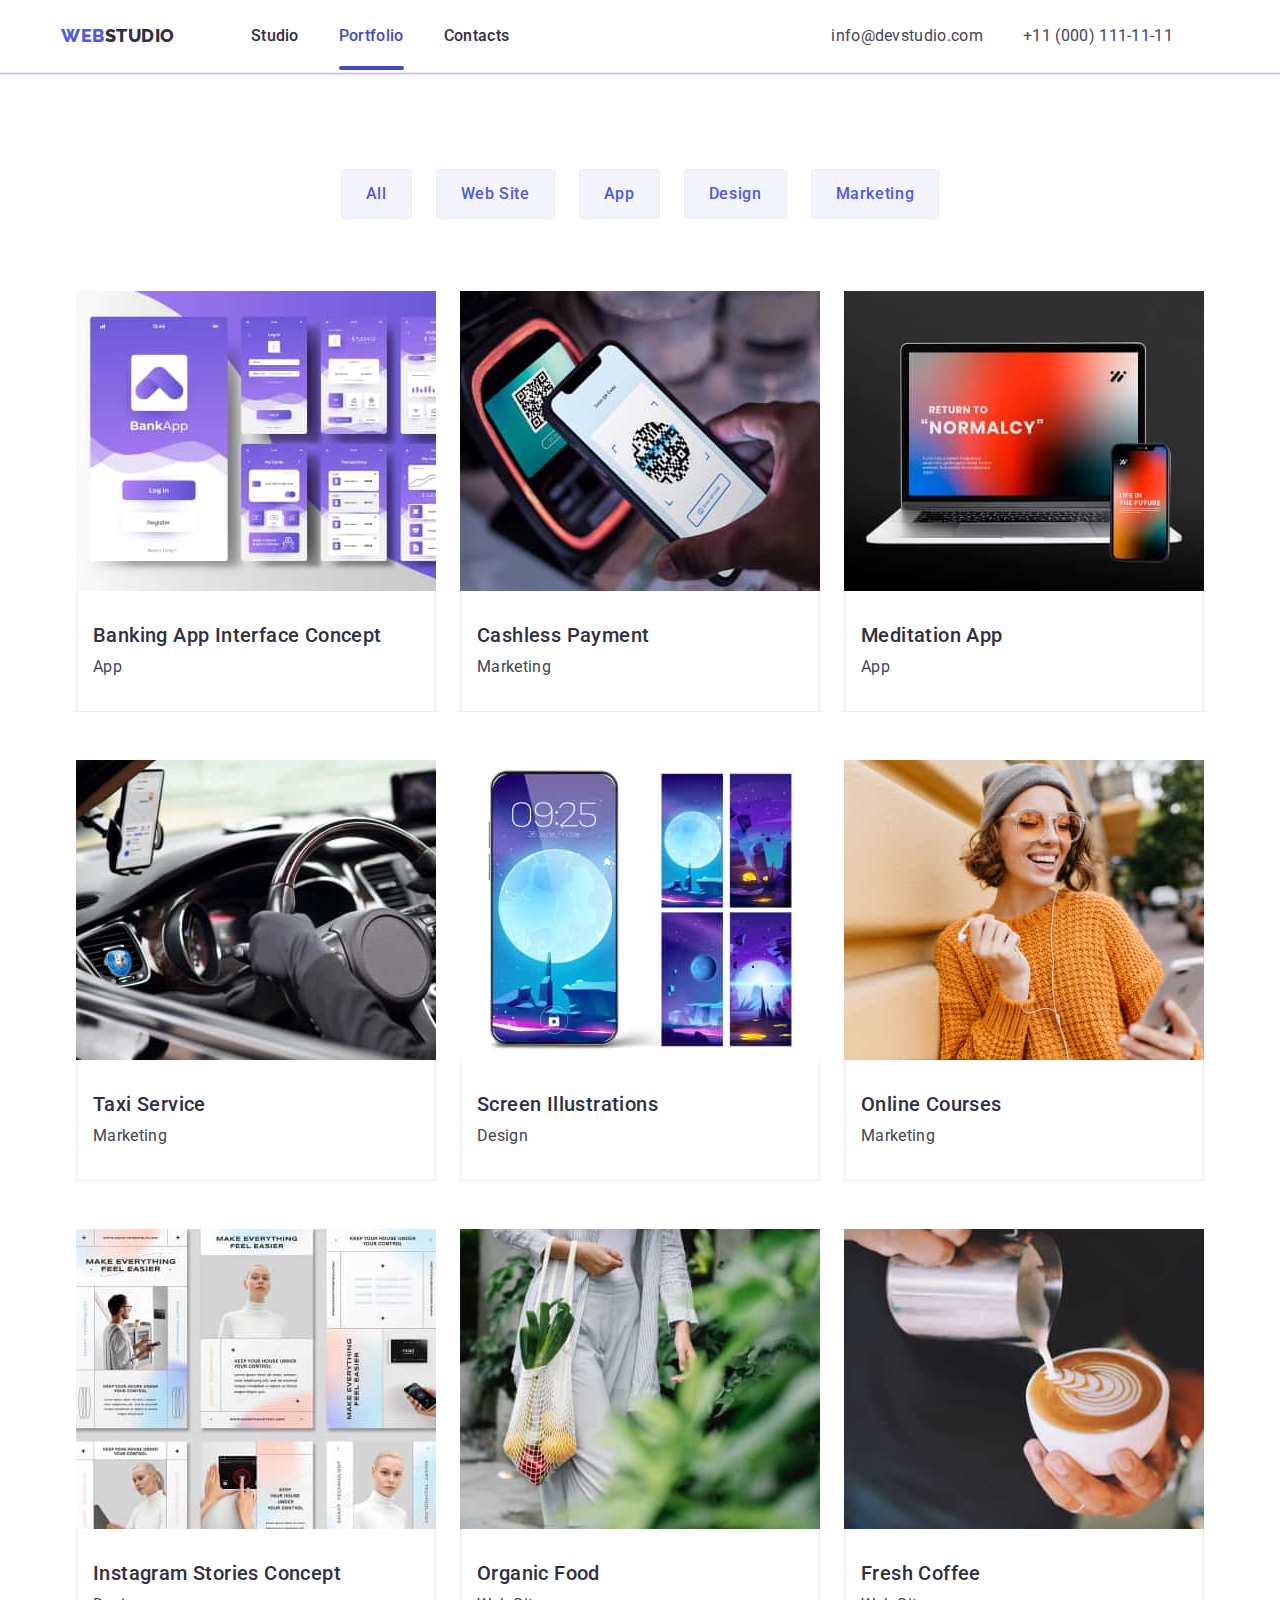
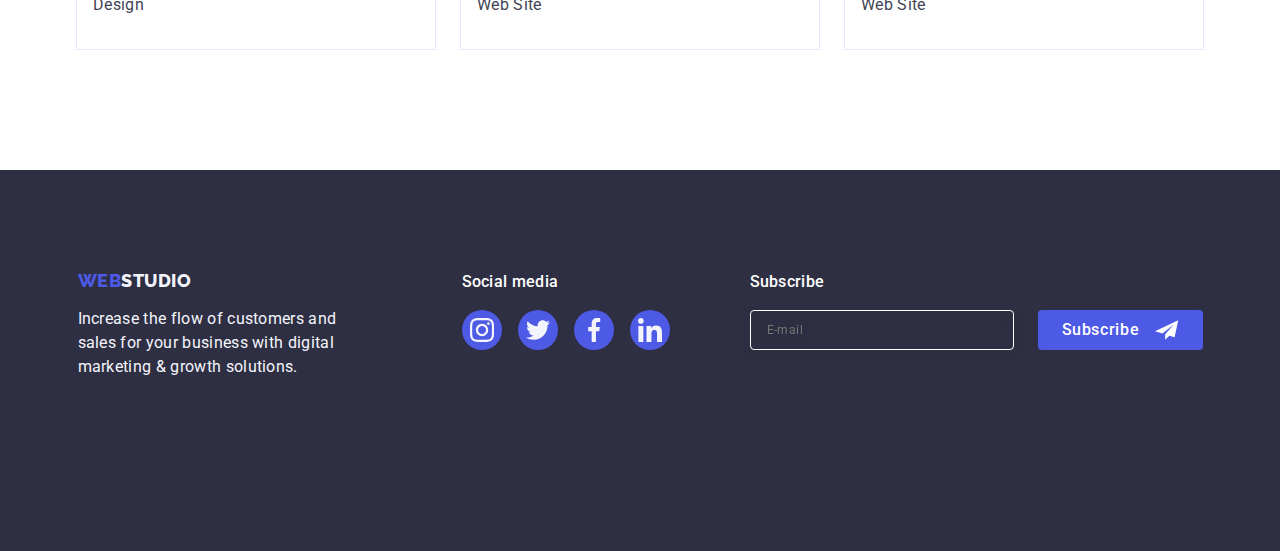
<file: portfolio.html>
<!DOCTYPE html>
<html lang="en">
  <head>
    <meta charset="UTF-8" />
    <meta http-equiv="X-UA-Compatible" content="IE=edge" />
    <meta name="viewport" content="width=device-width, initial-scale=1.0" />
    <title>WebStudio</title>
    <link rel="preconnect" href="https://fonts.googleapis.com" />
    <link rel="preconnect" href="https://fonts.gstatic.com" crossorigin />
    <link
      href="https://fonts.googleapis.com/css2?family=Raleway:wght@800&family=Roboto:wght@400;500;700;900&display=swap"
      rel="stylesheet"
    />
    <link rel="stylesheet" href="./css/modern-normalize.min.css" />
    <link rel="stylesheet" href="./css/styles.css" />
  </head>
  <body>
    <!--Header-->
    <header class="header">
      <div class="header-container container">
        <nav class="header-nav">
          <a class="logo-link link header-logo" href="./index.html"
            >Web<span class="logo-header">Studio</span></a
          >
          <ul class="list menu-list">
            <li class="menu-link"><a class="nav-link link" href="./index.html">Studio</a></li>
            <li class="menu-link"
              ><a class="nav-link link active" href="./portfolio.html">Portfolio</a></li
            >
            <li class="menu-link"><a class="nav-link link" href="">Contacts</a></li>
          </ul>
        </nav>
        <address class="address">
          <ul class="list address-list">
            <li class="address-list-link"
              ><a class="address-link link" href="mailto:info@devstudio.com"
                >info@devstudio.com</a
              ></li
            >
            <li class="address-list-link"
              ><a class="address-link link" href="tel:+110001111111">+11 (000) 111-11-11</a></li
            >
          </ul>
        </address>
      </div>
    </header>
    <main>
      <!-- Hero-section -->
      <section class="portfolio-section">
        <div class="container">
          <h1 class="filter-title" hidden>Navigation filter</h1>
          <ul class="list filter-list">
            <li><button type="button" class="filter-btn">All</button></li>
            <li><button type="button" class="filter-btn">Web Site</button></li>
            <li><button type="button" class="filter-btn">App</button></li>
            <li><button type="button" class="filter-btn">Design</button></li>
            <li><button type="button" class="filter-btn">Marketing</button></li>
          </ul>
          <!-- Gallery -->
          <ul class="list gallery-list">
            <li class="gallery-item">
              <a class="link gallery-link" href="">
                <div class="gallery-thumb">
                  <img
                    src="./images/portfolio-img-8.jpg"
                    alt="app screens"
                    width="360"
                    height="300"
                  />
                  <p class="overlay-txt overlay">
                    14 Stylish and User-Friendly App Design Concepts · Task Manager App · Calorie
                    Tracker App · Exotic Fruit Ecommerce App · Cloud Storage App
                  </p>
                </div>
                <div class="gallery-txt">
                  <h2 class="gallery-item-title">Banking App Interface Concept</h2>
                  <p class="gallary-link-txt">App</p>
                </div>
              </a>
            </li>
            <li class="gallery-item">
              <a class="link gallery-link" href="">
                <div class="gallery-thumb">
                  <img src="./images/portfolio-img-7.jpg" alt="payment" width="360" height="300" />
                  <p class="overlay-txt overlay">
                    14 Stylish and User-Friendly App Design Concepts · Task Manager App · Calorie
                    Tracker App · Exotic Fruit Ecommerce App · Cloud Storage App
                  </p>
                </div>
                <div class="gallery-txt">
                  <h2 class="gallery-item-title">Cashless Payment</h2>
                  <p class="gallary-link-txt">Marketing</p>
                </div>
              </a>
            </li>
            <li class="gallery-item">
              <a class="link gallery-link" href="">
                <div class="gallery-thumb">
                  <img
                    src="./images/portfolio-img-6.jpg"
                    alt="laptop and smartphone"
                    width="360"
                    height="300"
                  />
                  <p class="overlay-txt overlay">
                    14 Stylish and User-Friendly App Design Concepts · Task Manager App · Calorie
                    Tracker App · Exotic Fruit Ecommerce App · Cloud Storage App
                  </p>
                </div>
                <div class="gallery-txt">
                  <h2 class="gallery-item-title">Meditation App</h2>
                  <p class="gallary-link-txt">App</p>
                </div>
              </a>
            </li>
            <li class="gallery-item">
              <a class="link gallery-link" href="">
                <div class="gallery-thumb">
                  <img
                    src="./images/portfolio-img-5.jpg"
                    alt="car drive"
                    width="360"
                    height="300"
                  />
                  <p class="overlay-txt overlay">
                    14 Stylish and User-Friendly App Design Concepts · Task Manager App · Calorie
                    Tracker App · Exotic Fruit Ecommerce App · Cloud Storage App
                  </p>
                </div>
                <div class="gallery-txt">
                  <h2 class="gallery-item-title">Taxi Service</h2>
                  <p class="gallary-link-txt">Marketing</p>
                </div>
              </a>
            </li>
            <li class="gallery-item">
              <a class="link gallery-link" href="">
                <div class="gallery-thumb">
                  <img
                    src="./images/portfolio-img-4.jpg"
                    alt="smartphone with homescreen"
                    width="360"
                    height="300"
                  />
                  <p class="overlay-txt overlay">
                    14 Stylish and User-Friendly App Design Concepts · Task Manager App · Calorie
                    Tracker App · Exotic Fruit Ecommerce App · Cloud Storage App
                  </p>
                </div>
                <div class="gallery-txt">
                  <h2 class="gallery-item-title">Screen Illustrations</h2>
                  <p class="gallary-link-txt">Design</p>
                </div>
              </a>
            </li>
            <li class="gallery-item">
              <a class="link gallery-link" href="">
                <div class="gallery-thumb">
                  <img
                    src="./images/portfolio-img-3.jpg"
                    alt="smiling girl"
                    width="360"
                    height="300"
                  />
                  <p class="overlay-txt overlay">
                    14 Stylish and User-Friendly App Design Concepts · Task Manager App · Calorie
                    Tracker App · Exotic Fruit Ecommerce App · Cloud Storage App
                  </p>
                </div>
                <div class="gallery-txt">
                  <h2 class="gallery-item-title">Online Courses</h2>
                  <p class="gallary-link-txt">Marketing</p>
                </div>
              </a>
            </li>
            <li class="gallery-item">
              <a class="link gallery-link" href="">
                <div class="gallery-thumb">
                  <img
                    src="./images/portfolio-img-2.jpg"
                    alt="screenshots"
                    width="360"
                    height="300"
                  />
                  <p class="overlay-txt overlay">
                    14 Stylish and User-Friendly App Design Concepts · Task Manager App · Calorie
                    Tracker App · Exotic Fruit Ecommerce App · Cloud Storage App
                  </p>
                </div>
                <div class="gallery-txt">
                  <h2 class="gallery-item-title">Instagram Stories Concept</h2>
                  <p class="gallary-link-txt">Design</p>
                </div>
              </a>
            </li>
            <li class="gallery-item">
              <a class="link gallery-link" href="">
                <div class="gallery-thumb">
                  <img
                    src="./images/portfolio-img-1.jpg"
                    alt="lady with food"
                    width="360"
                    height="300"
                  />
                  <p class="overlay-txt overlay">
                    14 Stylish and User-Friendly App Design Concepts · Task Manager App · Calorie
                    Tracker App · Exotic Fruit Ecommerce App · Cloud Storage App
                  </p>
                </div>
                <div class="gallery-txt">
                  <h2 class="gallery-item-title">Organic Food</h2>
                  <p class="gallary-link-txt">Web Site</p>
                </div>
              </a>
            </li>
            <li class="gallery-item">
              <a class="link gallery-link" href="">
                <div class="gallery-thumb">
                  <img src="./images/portfolio-img.jpg" alt="cappuccino" width="360" height="300" />
                  <p class="overlay-txt overlay">
                    14 Stylish and User-Friendly App Design Concepts · Task Manager App · Calorie
                    Tracker App · Exotic Fruit Ecommerce App · Cloud Storage App
                  </p>
                </div>
                <div class="gallery-txt">
                  <h2 class="gallery-item-title">Fresh Coffee</h2>
                  <p class="gallary-link-txt">Web Site</p>
                </div>
              </a>
            </li>
          </ul>
        </div>
      </section>
    </main>
    <!--footer-->
    <footer class="footer">
      <div class="container footer-container">
        <div class="footer-copyright">
          <a class="link logo-link footer-logo" href="./index.html"
            >Web<span class="logo-footer">Studio</span></a
          >
          <p class="footer-txt">
            Increase the flow of customers and sales for your business with digital marketing &
            growth solutions.
          </p>
        </div>
        <div class="footer-media">
          <p class="social-media">Social media</p>
          <ul class="list footer-list">
            <li class="footer-list-item">
              <a class="footer-link link" href="">
                <svg class="footer-icon" width="24" height="24">
                  <use href="./images/icons.svg#instagram"></use>
                </svg>
              </a>
            </li>
            <li class="footer-list-item">
              <a class="footer-link link" href="">
                <svg class="footer-icon" width="24" height="24">
                  <use href="./images/icons.svg#twitter"></use>
                </svg>
              </a>
            </li>
            <li class="footer-list-item">
              <a class="footer-link link" href="">
                <svg class="footer-icon" width="24" height="24">
                  <use href="./images/icons.svg#facebook"></use>
                </svg>
              </a>
            </li>
            <li class="footer-list-item">
              <a class="footer-link link" href="">
                <svg class="footer-icon" width="24" height="24">
                  <use href="./images/icons.svg#linkedin"></use>
                </svg>
              </a>
            </li>
          </ul>
        </div>
        <form class="footer-input">
          <label class="footer-label" for="footer_email">Subscribe</label>
          <div class="footer-wrapper">
            <input class="footer-email" type="text" name="footer_email" placeholder="E-mail" />
            <button type="submit" class="btn footer-btn"
              ><span>Subscribe</span
              ><svg class="footer-btn-icon" width="24" height="24">
                <use href="./images/icons.svg#footer-icon"></use></svg
            ></button>
          </div>
        </form>
      </div>
    </footer>
  </body>
</html>
</file>
<file: css/styles.css>
:root {
    --main-text-color: #434455;
    --green-color: #31D0AA;
    --blue-logo-color: #4D5AE5;
    --dark-color: #2E2F42;
    --subtitle-color: #8E8F99;
    --accent-color: #E7E9FC;
    --light-color: #F4F4FD;
    --white-color: #ffffff;
    --hover-color: #404BBF;
}

body {
    font-family: "Roboto", sans-serif;
        font-style: normal;
        font-weight: 400;
        font-size: 16px;
        line-height: 1.5;
    
        letter-spacing: 0.02em;
    
        color: #434455;
        background-color: var(--white-color);
}

img {
    display: block;
    max-width: 100%;
    height: auto;

    object-fit: cover;
    object-position: center;
}

/* Reset */
h1, h2, h3, h4, h5, h6, p, ul {
    list-style: none;
    padding: 0;
    margin: 0;
}

/* Container */
.header {
    display: flex;
    border-bottom: 1px solid #e7e9fc;
    box-shadow: 0px 2px 1px rgba(46, 47, 66, 0.08),
        0px 1px 1px rgba(46, 47, 66, 0.16),
        0px 1px 6px rgba(46, 47, 66, 0.08);
}

.container {
    /* Basic */
    min-width: 320px;
    max-width: 428px;
    padding: 0 16px;
    margin: 0 auto;
}

    /* Tablet */
@media only screen and (min-width: 768px) {
    .container {
        max-width: 768px;
    }
}

    /* Desktop */
@media only screen and (min-width: 1158px) {
    .container {
        max-width: 1158px;
        padding: 0 15px;
    }
}

    

.header-container {
    display: flex;
    padding: 24px 16px;
    width: 428px;
    align-items: center;
}
@media only screen and (min-width: 768px) {
    .header-container {
        width: 768px;
        padding: 0;
    }
}
@media only screen and (min-width: 1158px) {
    .header-container {
            width: 1158px;
            padding: 0;
        }
}
 .menu-list {
        display: flex;
        margin-right: 122px;
    }
.menu-list {
    position: relative;
    display: none;
    align-items: center;
    margin-right: 332px;
    gap: 40px;
}


@media only screen and (min-width: 768px) {
    .menu-list {
        display: flex;
        margin-right: 122px;
    }
}
@media only screen and (min-width: 1158px) {
    .menu-list {
            display: flex;
            margin-right: 322px;
        }
}

.menu-link {
    position: relative;
    padding: 24px 0;
}

.address-list {
    display: none;
    gap:40px;
}
@media only screen and (min-width: 768px) {
    .address-list {
            display: flex;
            flex-direction: column;
            gap: 12px;
        }
}
@media only screen and (min-width: 1158px) {
    .address-list {
        display: flex;
        flex-direction: row;
        width: 344px;
        gap: 40px;
    }
}

.header-nav {
    display: flex;
    align-items: center;
}

/* Header */
.logo-link {
    font-family: "Raleway", sans-serif;
        font-style: normal;
        font-weight: 800;
        font-size: 18px;
        line-height: 1.17;
        
    
        letter-spacing: 0.03em;
        text-transform: uppercase;
    color: var(--blue-logo-color);

}
.header-logo {
    display: flex;
    margin-right: 76px;
    align-items: center;
}

@media only screen and (max-width: 1157px) {
    .header-logo {
        margin-right: 120px;
    }
}

.link {
    text-decoration: none
}

.logo-header {
    text-decoration: none;
    color: var(--dark-color);
}

.list {
    list-style: none;
}

.nav-link {
    position: relative;
    padding: 24px 0;
        font-family: "Roboto", sans-serif;
            font-style: normal;
            font-weight: 500;
            font-size: 16px;
            line-height: 1.5;
            text-decoration: none;
        
            letter-spacing: 0.02em;
        
        color: var(--dark-color);
        transition: color 250ms cubic-bezier(0.4, 0, 0.2, 1);
}

.nav-link:hover,
.nav-link:focus {
    color: var(--hover-color);
}

.nav-link::after {
    content: '';

    position: absolute;
    bottom: -1px;
    left: 0;

    display: block;
    width: 100%;
    height: 4px;

    border-radius: 2px;
}

.active {
    color: #404bbf;
}

.nav-link.active::after {
    background-color: var(--hover-color);
}

.address {
    font-style: normal;
    display: flex;

}

.address-link {
    font-family: "Roboto", sans-serif;
        font-style: normal;
        font-weight: 400;
        font-size: 16px;
        line-height: 1.5;
        text-decoration: none;
        
    
        letter-spacing: 0.02em;
    
        color: var(--main-text-color);
        transition: color 250ms cubic-bezier(0.4, 0, 0.2, 1);
}

.address-link:hover,
.address-link:focus {
    color: var(--hover-color);
}
@media only screen and (min-width: 768px) {
    .address-link {
        font-weight: 400;
        font-size: 12px;
        line-height: 1.17;
        letter-spacing: 0.04em;
        color: #434455;
    }
}
@media only screen and (min-width: 1158px) {
    .address-link {
        font-weight: 400;
        font-size: 16px;
        line-height: 1.5;
        letter-spacing: 0.02em;
        color: #434455;
    }
}

/* Footer */
.footer {
    display: block;
    padding: 96px 0;
    background-color: var(--dark-color);
}
@media only screen and (min-width: 1158px) {
    .footer {
        padding: 100px;
    }
}

.logo-footer {
    color: var(--light-color);
}

.footer-txt {
    display: block;
    max-width: 264px;
    margin: 0 auto;
        color: var(--light-color);
}

@media only screen and (min-width: 1158px) {
    .footer-txt {
            display: block;
            width: 264px;
            color: var(--light-color);
            font-weight: 400;
            font-size: 16px;
            line-height: 24px;
            letter-spacing: 0.02em;
        }
}

.footer-container {
    /* display: flex;
    flex-wrap: wrap; */
    gap: 72px 24px;
    /* justify-content: center; */
}550px

@media only screen and (min-width: 768px) {
    .footer-container {
            display: flex;
            flex-wrap: wrap;
            gap: 72px 24px;
            /* justify-content: start;
            margin-left: 108px; */
            max-width: 550px;
        }
}

@media only screen and (min-width: 1158px) {
    .footer-container {
            display: flex;
            flex-wrap: nowrap;
            gap: unset;
            justify-content: center;
            margin: 0 auto;

        }
}

.footer-copyright {
    margin-bottom: 72px;
    /* margin-right: 120px; */
}

@media only screen and (min-width: 1158px) {
    .footer-copyright {
            margin-right: 120px;
        }
}

.footer-logo {
    display: flex;
    margin-bottom: 16px;
    justify-content: center;
}

@media only screen and (min-width: 768px) {
    .footer-logo {
            display: inline-block;
        }
}

.social-media {
    font-family: "Roboto",
        sans-serif;
        font-style: normal;
        font-weight: 500;
        font-size: 16px;
        line-height: 24px;
        text-align: center;
      
        letter-spacing: 0.02em;

        margin-bottom: 16px;

        color: var(--white-color);
}

@media only screen and (min-width: 768px) {
    .social-media {
        text-align: left;
    }
}

.footer-media {
    display: block;
    margin-bottom: 72px;
    /* margin-right: 80px; */
}

@media only screen and (min-width: 1158px) {
    .footer-media {
            margin-right: 80px;
        }
}

.footer-list {
    display: flex;
    justify-content: center;
    gap: 16px;
}

.footer-list-item {
    display: flex;
    width: 40px;
    height: 40px;
}

.footer-link {
    display: flex;
    width: 100%;
    height: 100%;
    justify-content: center;
    align-items: center;
    border-radius: 50%;
    background-color: var(--blue-logo-color);

    transition: background-color 250ms cubic-bezier(0.4, 0, 0.2, 1);;
}

.footer-link:hover,
.footer-link:focus {
    background-color: var(--green-color);
}

.footer-link svg {
    width: 24px;
    height: 24px;

}

.footer-icon {
    fill: #f4f4fd;
}

/* Footer INPUT */

.footer-input {
    
}
@media only screen and (min-width: 768px) {
    .footer-input {
    
    }
}

.footer-wrapper {
   display: flex;
   flex-direction: column;
   gap: 16px 24px;
}

@media only screen and (min-width: 768px) {
    .footer-wrapper {
            display: flex;
            flex-direction: unset;
        }
}


.footer-label {
    display: block;
    margin-bottom: 16px;

    font-weight: 500;
    font-size: 16px;
    line-height: 24px;
    text-align: center;

    letter-spacing: 0.02em;
    color: #FFFFFF;
}
@media only screen and (min-width: 768px) {
    .footer-label {
        text-align: left;
    }
}


.footer-email {
    display: block;
    width: 100%;
    height: 40px;
    padding-left: 16px;

    background-color: transparent;
    border: 1px solid #FFFFFF;
    filter: drop-shadow(0px 4px 4px rgba(0, 0, 0, 0.15));
    border-radius: 4px;

    font-weight: 400;
    font-size: 12px;
    line-height: 24px;
    align-items: center;
    letter-spacing: 0.04em;
    color: #FFFFFF;

}

@media only screen and (min-width: 768px) {
    .footer-email {
        width: 264px;
    }
}

.footer-btn {
    display: flex;
    width: 165px;
    height: 40px;
    gap: 16px;
    border: none;
    padding: 8px 24px;
    margin: 0 auto;


    justify-content: center;
    align-items: center;
    padding: 8px 24px;
    gap: 16px;

    font-weight: 500;
    font-size: 16px;
    line-height: 24px;  
    align-items: center;
    text-align: center;
    letter-spacing: 0.04em;
    color: #FFFFFF;

    background: var(--blue-logo-color);
    border-radius: 4px;

    transition: background-color 250ms cubic-bezier(0.4, 0, 0.2, 1);
}

.footer-btn:hover,
.footer-btn:focus {
    background-color: var(--green-color);
}

.footer-btn[type=submit] {
    cursor: pointer;
}

.footer-btn-icon {
    fill: #ffffff;
}


/* STUDIO PAGE */
/* Hero Section */
.hero-section {
    max-width: 1440px;
    height: 432px;
    margin-left: auto;
    margin-right: auto;
    padding: 112px 0;
    background-color: var(--dark-color);
    box-shadow: 0px 4px 4px rgba(0, 0, 0, 0.25), 0px 4px 4px rgba(0, 0, 0, 0.25);
    background-image: linear-gradient(rgba(46, 47, 66, 0.7), rgba(46, 47, 66, 0.7)), url(../images/img_for_hw7/Dark-bg_mob@1x.jpg);
    filter: drop-shadow(0px 4px 4px rgba(0, 0, 0, 0.25));
    background-size: cover;
    background-position: center;
    background-repeat: no-repeat;
}
@media only screen and (min-width: 768px) {
    .hero-section {
        height: 436px;
  }
}
@media only screen and (min-width: 1158px) {
    .hero-section {
        height: 600px;
        padding: 188px 0;
  }
}
@media (min-device-pixel-ratio: 2), (min-resolution: 192dpi), (min-resolution: 2dppx) {
    .hero-section {
        background-image: linear-gradient(rgba(46, 47, 66, 0.7), rgba(46, 47, 66, 0.7)), url(../images/img_for_hw7/Dark-bg_mob@2x.jpg);
  }
}
@media only screen and (min-width: 429px) {
    .hero-section {
        background-image: linear-gradient(rgba(46, 47, 66, 0.7), rgba(46, 47, 66, 0.7)), url(../images/img_for_hw7/Dark-bg_tab@1x.jpg);
  }
  @media (min-device-pixel-ratio: 2), (min-resolution: 192dpi), (min-resolution: 2dppx) {
    .hero-section {
        background-image: linear-gradient(rgba(46, 47, 66, 0.7), rgba(46, 47, 66, 0.7)), url(../images/img_for_hw7/Dark-bg_tab@2x.jpg);
    }
  }
}
@media only screen and (min-width: 769px) {
    .hero-section {
        background-image: linear-gradient(rgba(46, 47, 66, 0.7), rgba(46, 47, 66, 0.7)), url(../images/img_for_hw7/people-office_1_desk@1x.jpg);
    }
    
    @media (min-device-pixel-ratio: 2), (min-resolution: 192dpi), (min-resolution: 2dppx) {
        .hero-section {
            background-image: linear-gradient(rgba(46, 47, 66, 0.7), rgba(46, 47, 66, 0.7)), url(../images/img_for_hw7/people-office_1_desk@2x.jpg);
        }
    }
}

.hero-section .container {
    display: block;
    width: 320px;
}

@media only screen and (min-width: 768px) {
    .hero-section .container {
            width: 768px;
        }
}

@media only screen and (min-width: 1158px) {
    .hero-section .container {
        width: 1158px;
    }
}

.hero-title {
    display: block;
    margin: 0px auto 72px auto;
    max-width: 320px;

    font-family: "Roboto",
        sans-serif;
        font-style: normal;
        font-weight: 700;
        /* font-size: 56px;
        line-height: 1.07; */
        font-size: 36px;
        line-height: 1.11;
        text-align: center;
        letter-spacing: 0.02em;
      
        color: var(--white-color);
}

@media only screen and (min-width: 768px) {
    .hero-title {
        max-width: 496px;
        /* height: 120px; */
        margin-bottom: 36px;
        font-size: 56px;
        line-height: 1.07;
    }
}

@media only screen and (min-width: 1158px) {
    .hero-title {
        margin-bottom: 48px;
        }
}

.hero-btn {
    display: block;
    margin: 0 auto;
    min-width: 169px;
    height: 56px;
    border: none;
    border-radius: 4px;

    font-family: "Roboto",
        sans-serif;
        font-style: normal;
        font-weight: 500;
        font-size: 16px;
        line-height: 1.5;
        background-color: var(--blue-logo-color);
    
        letter-spacing: 0.04em;
    
        color: var(--white-color);

        transition: background-color 250ms cubic-bezier(0.4, 0, 0.2, 1);
}

.hero-btn:hover,
.hero-btn:focus {
    background-color: var(--hover-color);
}

.hero-btn[type=button] {
    cursor: pointer;
}

/* Features */
.features-section {
    padding: 96px 0px;
}

/* @media only screen and (min-width: 768px) {
    .features-section {
            padding: 96px 0px;
        }
} */

@media only screen and (min-width: 1158px) {
    .features-section {
            padding: 120px 0px;
        }
}

.features-list {
    display: flex;
    flex-wrap: wrap;
    gap: 72px 24px;
    justify-content: center;
}

.features-item {
    width: 396px;
}

@media only screen and (min-width: 768px) {
    .features-item {
            width: 356px;
        }
}

@media only screen and (min-width: 1158px) {
    .features-item {
        width: 264px;
    }
}

.features-title {
    margin-bottom: 8px;
}


.features-title {
    margin-bottom: 8px;
    font-family: "Roboto",
        sans-serif;
        font-style: normal;
font-weight: 700;
    font-size: 36px;
    line-height: 1.11;
    text-align: center;
    letter-spacing: 0.02em;
    text-transform: capitalize;
    color: #2E2F42;
}

@media only screen and (min-width: 768px) {
    .features-title {
        text-align: left;
    }
}

@media only screen and (min-width: 1158px) {
    .features-title {
        font-weight: 500;
            font-size: 20px;
            line-height: 1.2;
            text-align: left;
            letter-spacing: 0.02em;
            color: #2E2F42;
    }
}

.features-txt {
    
    font-weight: 500;
    font-size: 16px;
    line-height: 1.5;
    letter-spacing: 0.02em;
    color: var(--main-text-color);
}
@media only screen and (min-width: 1158px) {
    .features-txt {
            font-weight: 400;
        }
}



.feature-icons {
    display: none;
    height: 112px;
    justify-content: center;
    align-items: center;

    background-color: #f4f4fd;
    border-radius: 4px;
    margin-bottom: 8px;
}
@media only screen and (min-width: 1158px) {
    .feature-icons {
        display: flex;
    }
}

/* Service */

.service-section {
    display: none;
    padding-bottom: 120px;
}

.service-section .container {
    /* display: block; */
}

@media only screen and (min-width: 1158px) {
    .service-section {
        display: block;
    }
}

.service-list {
    display: flex;
    gap: 24px;
}

.service-title {
    display: block;
    margin-bottom: 72px;
}

.service-title,
.team-title,
.customer-title {
    font-family: "Roboto",
        sans-serif;
        font-style: normal;
        font-weight: 700;
        font-size: 36px;
        line-height: 1.11;
    
        text-align: center;
        letter-spacing: 0.02em;
        text-transform: capitalize;

        color: var(--dark-color);
}

/* Team cards */

.team-section {
    padding: 96px 0;
}

@media only screen and (min-width: 1158px) {
    .team-section {
            padding: 120px 0;
        }
}

.team-section .container {
    display: block;

}

.team-title {
    display: block;
    margin-bottom: 72px;
}

.team-list {
    display: flex;
    flex-wrap: wrap;
    gap: 72px 24px;
    justify-content: center;
}

.team-card {
    display: block;
    padding: 32px 0;
}
.team-foto {

}


.team {
    background-color: var(--light-color);
}


.team-list-item {
    display: block;
    width: 264px;
    border-radius: 0px 0px 4px 4px;
    text-align: center;
    background-color: var(--white-color);
    box-shadow: 0px 1px 6px rgba(46, 47, 66, 0.08),
        0px 1px 1px rgba(46, 47, 66, 0.16),
        0px 2px 1px rgba(46, 47, 66, 0.08);
}

.team-list-item {
    margin-bottom: 8px;
}
.team-list-title {
    margin-bottom: 8px;
    font-family: "Roboto",
        sans-serif;
    font-style: normal;
    font-weight: 500;
    font-size: 20px;
    line-height: 1.2;

    letter-spacing: 0.02em;

    color: var(--dark-color);
}

.team-txt {
    text-align: center;
        font-size: 16px;
        line-height: 1.5;

        letter-spacing: 0.02em;
    
        color: var(--main-text-color);
}

.team-link {

}

.team-list-links {
    display: flex;
    gap: 24px;
    justify-content: center;
    padding-top: 8px;
}

.team-link-item {
    width: 40px;
    height: 40px;
}

.team-link {
    display: flex;
    width: 100%;
    height: 100%;
    justify-content: center;
    align-items: center;
    border-radius: 50%;

    background-color: var(--blue-logo-color);
    transition: background-color 250ms cubic-bezier(0.4, 0, 0.2, 1);
}
.team-link-icon {
    width: 16px;
    height: 16px;
    fill: #f4f4fd;
}

.team-link:hover,
.team-link:focus {
    background-color: var(--hover-color);
}

/* Customers */

.customer-section {
    padding: 96px 0;
}

@media only screen and (min-width: 1158px) {
    .customer-section {
            padding: 120px 0;
        }
}

.customer-section .container {
    display: block;
}

.customer-title {
    line-height: 1.1em;
    display: block;
    margin-bottom: 72px;
}

.customer-list {
    display: flex;
    flex-wrap: wrap;
    gap: 72px 24px;
    justify-content: center;
}

.customer-list-item {
    width: 190px;
    height: 88px;
}

@media only screen and (min-width: 768px) {
    .customer-list-item {
            width: 168px;
            height: 88px;
        }
}

.customer-link {
    display: flex;
    justify-content: center;
    align-items: center;
    width: 100%;
    height: 100%;
    border: 1px solid #8e8f99;
    border-radius: 4px;
    color: var(--subtitle-color);

    transition: border-color 250ms cubic-bezier(0.4, 0, 0.2, 1),
        color 250ms cubic-bezier(0.4, 0, 0.2, 1);

}

.customer-link:hover,
.customer-link:focus {
    color: #404bbf;
    border-color: #404bbf;
}

.customer-icon {
    fill: currentColor;
}

/* PORTFOLIO PAGE */
/* Main section */

.portfolio-section {
    padding-top: 96px;
    padding-bottom: 120px;
}

.portfolio-section .container {
    display: block;
}

.filter-list {
    display: flex;
    justify-content: center;
    gap: 24px;
    margin-bottom: 72px;
}



.filter-btn[type=button] {
    padding: 12px 24px;
    border: 1px solid #e7e9fc;
    border-radius: 4px;


    font-family: "Roboto",
        sans-serif;
    font-style: normal;
    font-weight: 500;
    font-size: 16px;
    line-height: 1.5;
    letter-spacing: 0.04em;
    cursor: pointer;

    color: var(--blue-logo-color);
    background-color: var(--light-color);
    transition: color 250ms cubic-bezier(0.4, 0, 0.2, 1),
        background-color 250ms cubic-bezier(0.4, 0, 0.2, 1),
        border-color 250ms cubic-bezier(0.4, 0, 0.2, 1),
        box-shadow 250ms cubic-bezier(0.4, 0, 0.2, 1);
}

.filter-btn:hover,
.filter-btn:focus {
    color: var(--white-color);
    background-color: var(--hover-color);
    border: 1px solid transparent;
    box-shadow: 0px 3px 1px rgba(0, 0, 0, 0.1),
        0px 2px 1px rgba(0, 0, 0, 0.08),
        0px 2px 2px rgba(0, 0, 0, 0.12);        
}

/* Gallery */

.gallery-list {
    display: flex;
    flex-wrap: wrap;
    column-gap: 24px;
    row-gap: 48px;
   
}

.gallery-item {
    width: calc((100% - 48px) / 3);
}

.gallery-link {
    display: block;
    transition: box-shadow 250ms cubic-bezier(0.4, 0, 0.2, 1);
}

.gallery-link:hover,
.gallery-link:focus {
    box-shadow: 0px 1px 6px rgba(46, 47, 66, 0.08),
        0px 1px 1px rgba(46, 47, 66, 0.16),
        0px 2px 1px rgba(46, 47, 66, 0.08);
        transform: translateY(0%);
}

.gallery-txt {
    padding: 32px 16px;
    border: 1px solid #e7e9fc;
    border-top: none;
}

.gallery-item-title {
    font-family: 'Roboto';
        font-style: normal;
        font-weight: 500;
        font-size: 20px;
        line-height: 24px;
    
        letter-spacing: 0.02em;
    
        color: var(--dark-color);
    margin-bottom: 8px;
}

.gallary-link-txt {
    font-weight: 400;
        font-size: 16px;
        line-height: 24px;
        letter-spacing: 0.02em;
    
        color: var(--main-text-color);
}

/* Overlay portfolio */

.gallery-thumb {
    position: relative;
    overflow: hidden;
}

.overlay {
    position: absolute;
    top: 0;
    
    font-size: 16px;
    line-height: 1.5;
    letter-spacing: 0.02em;
    color: var(--light-color);


    width: 100%;
    height: 100%;
    padding: 40px 32px;

    background-color: var(--blue-logo-color);
        transform: translateY(100%);
        transition: transform 250ms cubic-bezier(0.4, 0, 0.2, 1);
}

.gallery-link:hover .overlay,
.gallery-link:focus .overlay {
    transform: translateY(0);
}

.overlay-txt {
    color: var(--light-color);
}

/* Header Modal */

.backdrop {
    position: fixed;
    top: 0;
    left: 0;
    width: 100%;
    height: 100%;

    background-color: rgba(46, 47, 66, 0.4);
    transition: opacity 250ms cubic-bezier(0.4, 0, 0.2, 1), visibility 250ms cubic-bezier(0.4, 0, 0.2, 1);
}

.modal {
    position: absolute;
    top: 50%;
    left: 50%;
    transform: translate(-50%, -50%) scale(1);

    padding: 24px;
    padding-top: 72px;

    width: 300px;
    min-height: 576px;

    background-color: #FCFCFC;
    box-shadow: 0px 1px 1px rgba(0, 0, 0, 0.14), 0px 1px 3px rgba(0, 0, 0, 0.12), 0px 2px 1px rgba(0, 0, 0, 0.2);
    border-radius: 4px;
    transition: transform 250ms cubic-bezier(0.4, 0, 0.2, 1);

}
@media only screen and (min-width: 768px) {
    .modal{
    width: 408px;
    min-height: 586px;
  }
}
@media only screen and (min-width: 1158px) {
    .modal {
    min-height: 584px;
  }
}

.modal-close-btn {
    position: absolute;
    top: 24px;
    right: 24px;

    width: 24px;
    height: 24px;
    padding: 0;

    display: flex;
    justify-content: center;
    align-items: center;
    
    border-radius: 50%;
    background-color: #E7E9FC;
    border: 1px solid rgba(0, 0, 0, 0.1);

    cursor: pointer;
    transition: background-color 250ms cubic-bezier(0.4, 0, 0.2, 1), border 250ms cubic-bezier(0.4, 0, 0.2, 1);
}

.modal-close-btn:hover, 
.modal-close-btn:focus {
    background-color: #404bbf;
    border: none;
}



.modal-close-icon {
    display: flex;
    fill: #2E2F42;
    width: 8px;
    height: 8px;

    transition: fill 250ms cubic-bezier(0.4, 0, 0.2, 1);
}

.modal-close-btn:hover svg,
.modal-close-btn:focus svg {
    fill: white;
}


.is-hidden {
    opacity: 0;
    pointer-events: none;
    visibility: hidden;
}

.modal-title{
    display: block;
    margin-bottom: 16px;

    font-weight: 500;
    font-size: 16px;
    line-height: 24px;

    text-align: center;
    letter-spacing: 0.02em;
}

.modal-form {}

.form {}

.form-label {
    display: block;
    margin-bottom: 4px;

    font-size: 12px;
    ;
}

.form-wrapper {
    position: relative;
    margin-bottom: 8px; 
}

.form-field {
    width: 100%;
    height: 40px;
    padding: 0;
    padding-left: 38px;

    border: 1px solid rgba(46, 47, 66, 0.4);
    border-radius: 4px;
}

.form-field:focus {
    outline-color: #4D5AE5;
    transition: 250ms cubic-bezier(0.4, 0, 0.2, 1);
}

.form-field:focus + .form-icon {
    fill: var(--blue-logo-color);
}

.form-icon {
    position: absolute;
    top: 50%;
    left: 16px;

    pointer-events: none;

    transform: translateY(-50%);

    fill: var(--dark-color);
    transition: fill 250ms cubic-bezier(0.4, 0, 0.2, 1);

}

.form-comment {
    width: 100%;
    height: 120px;
    padding-top: 8px;
    padding-left: 16px;
    border: 1px solid rgba(46, 47, 66, 0.4);
    border-radius: 4px;

    margin-bottom: 16px;

    resize: none;

    font-weight: 400;
    font-size: 12px;
    line-height: 14px;
    
    letter-spacing: 0.04em;
    
    color: rgba(46, 47, 66, 0.4);
}

.form-comment:focus {
    outline-color: #4D5AE5;
}

.form-agreement {
    display: flex;
    width: 100%;
    justify-content: center;
    align-items: center;
    gap: 8px;
    margin-bottom: 24px;
}

.form-check-input {
    appearance: none;
    display: block;
    width: 16px;
    height: 16px;

    background-position: center;
    background-repeat: no-repeat;
    

    border: 1px solid rgba(46, 47, 66, 0.4);
    border-radius: 2px;
    background-image: url("data:image/svg+xml,%3Csvg width='10' height='8' viewBox='0 0 10 8' fill='none' xmlns='http://www.w3.org/2000/svg'%3E%3Cpath d='M8.44558 0.255056C8.61838 0.089653 8.84834 -0.00178848 9.08693 2.65108e-05C9.32551 0.0018415 9.55407 0.0967713 9.72436 0.264784C9.89466 0.432797 9.99337 0.660752 9.99968 0.900549C10.006 1.14034 9.91939 1.37323 9.75816 1.55005L4.86357 7.70436C4.7794 7.79551 4.67782 7.86865 4.5649 7.91942C4.45198 7.97018 4.33003 7.99754 4.20636 7.99984C4.08268 8.00214 3.95981 7.97935 3.8451 7.93282C3.73038 7.88629 3.62618 7.81698 3.53872 7.72903L0.292827 4.46564C0.202435 4.38096 0.129933 4.27884 0.0796475 4.16537C0.0293621 4.05191 0.00232279 3.92942 0.000143182 3.80522C-0.00203643 3.68102 0.0206883 3.55765 0.0669613 3.44248C0.113234 3.3273 0.182108 3.22267 0.269473 3.13483C0.356838 3.047 0.460905 2.97775 0.575465 2.93123C0.690026 2.88471 0.812734 2.86186 0.936267 2.86405C1.0598 2.86624 1.18163 2.89343 1.29449 2.94398C1.40734 2.99454 1.50892 3.06743 1.59315 3.15831L4.16189 5.73967L8.42227 0.28219C8.42994 0.272694 8.43813 0.263635 8.4468 0.255056H8.44558Z' fill='%23F4F4FD'/%3E%3C/svg%3E");

    transition: 250ms cubic-bezier(0.4, 0, 0.2, 1);
}

.form-check-input:checked {
    background-color: #404BBF;
    border-color: #404BBF;
}

.form-check-input:focus-visible {
    outline-color: #404BBF;
}

.form-agreement-text {
    font-size: 12px;
    line-height: 14px;

    letter-spacing: 0.04em;

    color: #8E8F99;
}

.form-agreement-link {
    color: var(--blue-logo-color);
}

.form-btn {
    display: block;
    margin: 0 auto;
    min-width: 169px;
    height: 56px;
    border: none;
    border-radius: 4px;
    
    box-shadow: 0px 4px 4px rgba(0, 0, 0, 0.15);

    font-family: "Roboto",
    sans-serif;
    font-style: normal;
    font-weight: 500;
    font-size: 16px;
    line-height: 1.5;
    background-color: var(--blue-logo-color);
    
    letter-spacing: 0.04em;
    
    color: var(--white-color);
        
    transition: background-color 250ms cubic-bezier(0.4, 0, 0.2, 1);
}

.form-btn:hover,
.form-btn:focus {
    background-color: var(--hover-color);
}

.form-btn[type=submit] {
    cursor: pointer;
}

/* Mobile menu */
.menu-toggle {
    min-height: 40px;
    min-width: 40px;
    display: flex;
    align-items: center;
    justify-content: center;

    margin: 0;
    margin-left: auto;
    padding: 0;
    background-color: transparent;
    cursor: pointer;
    border: none;
    border-radius: 50%;
    outline: none;
}


@media only screen and (min-width: 768px) {
    .menu-toggle {
        display: none;
    }
}

.menu-toggle:hover,
.menu-toggle:focus {
    background-color: rgba(0, 0, 0, 0.1);
}

.menu-container {
    position: fixed;
    top: 0;
    left: 0;

display: flex;
flex-direction: column;

    width: 100vw;
    height: 100vh;
    padding: 40px;
    padding-top: 80px;
    background-color: var(--white-color);
    z-index: 999;

    transform: translateX(100%);
    transition: transform 250ms ease-in-out;
}

@media only screen and (min-width: 768px){
    .menu-container {
        display: none;
    }
}


.menu-container.is-open {
    transform: translateX(0);
}

.menu-container .menu-toggle {
    position: absolute;
    top: 24px;
    right: 24px;
    color: #000;
}

/* .mobile-menu {
    padding: 0;
    margin: 0;
    list-style: none;
} */

.mobile-menu .link {
    display: block;
    padding: 10px;
    text-decoration: none;
}

.menu-container {}

.js-menu-container {}

.js-close-menu {}

.js-close-menu {}

.mobile-nav {
    display: flex;
    flex-direction: column;
    gap: 40px;

    margin-bottom: auto;
}

.link {}

.mobile-nav-link {
    font-weight: 700;
        font-size: 36px;
        line-height: 1.11;   
        letter-spacing: 0.02em;
        text-transform: capitalize;
        color: #2E2F42;
}

.active {}

.mobile-address {
    display: flex;
    flex-direction: column;
    gap: 40px;
    width: 353px;
    margin-bottom: 48px;
}

.mobile-address-item {}

.mobile-mail {
    font-weight: 500;
        font-size: 20px;
        line-height: 1.2;
        letter-spacing: 0.02em; 
        color: #434455;
}
.mobile-tel {
    font-weight: 700;
        font-size: 28px;
        line-height: 1.11;   
        letter-spacing: 0.02em;
        text-transform: capitalize;
        color: #4D5AE5;
}

.mobile-socials {
    justify-content: flex-start;
    gap: 25px;
}

.footer-list-item {}

.footer-link {}

.footer-icon {}

.active {
    color: #404bbf;
}
</file>
